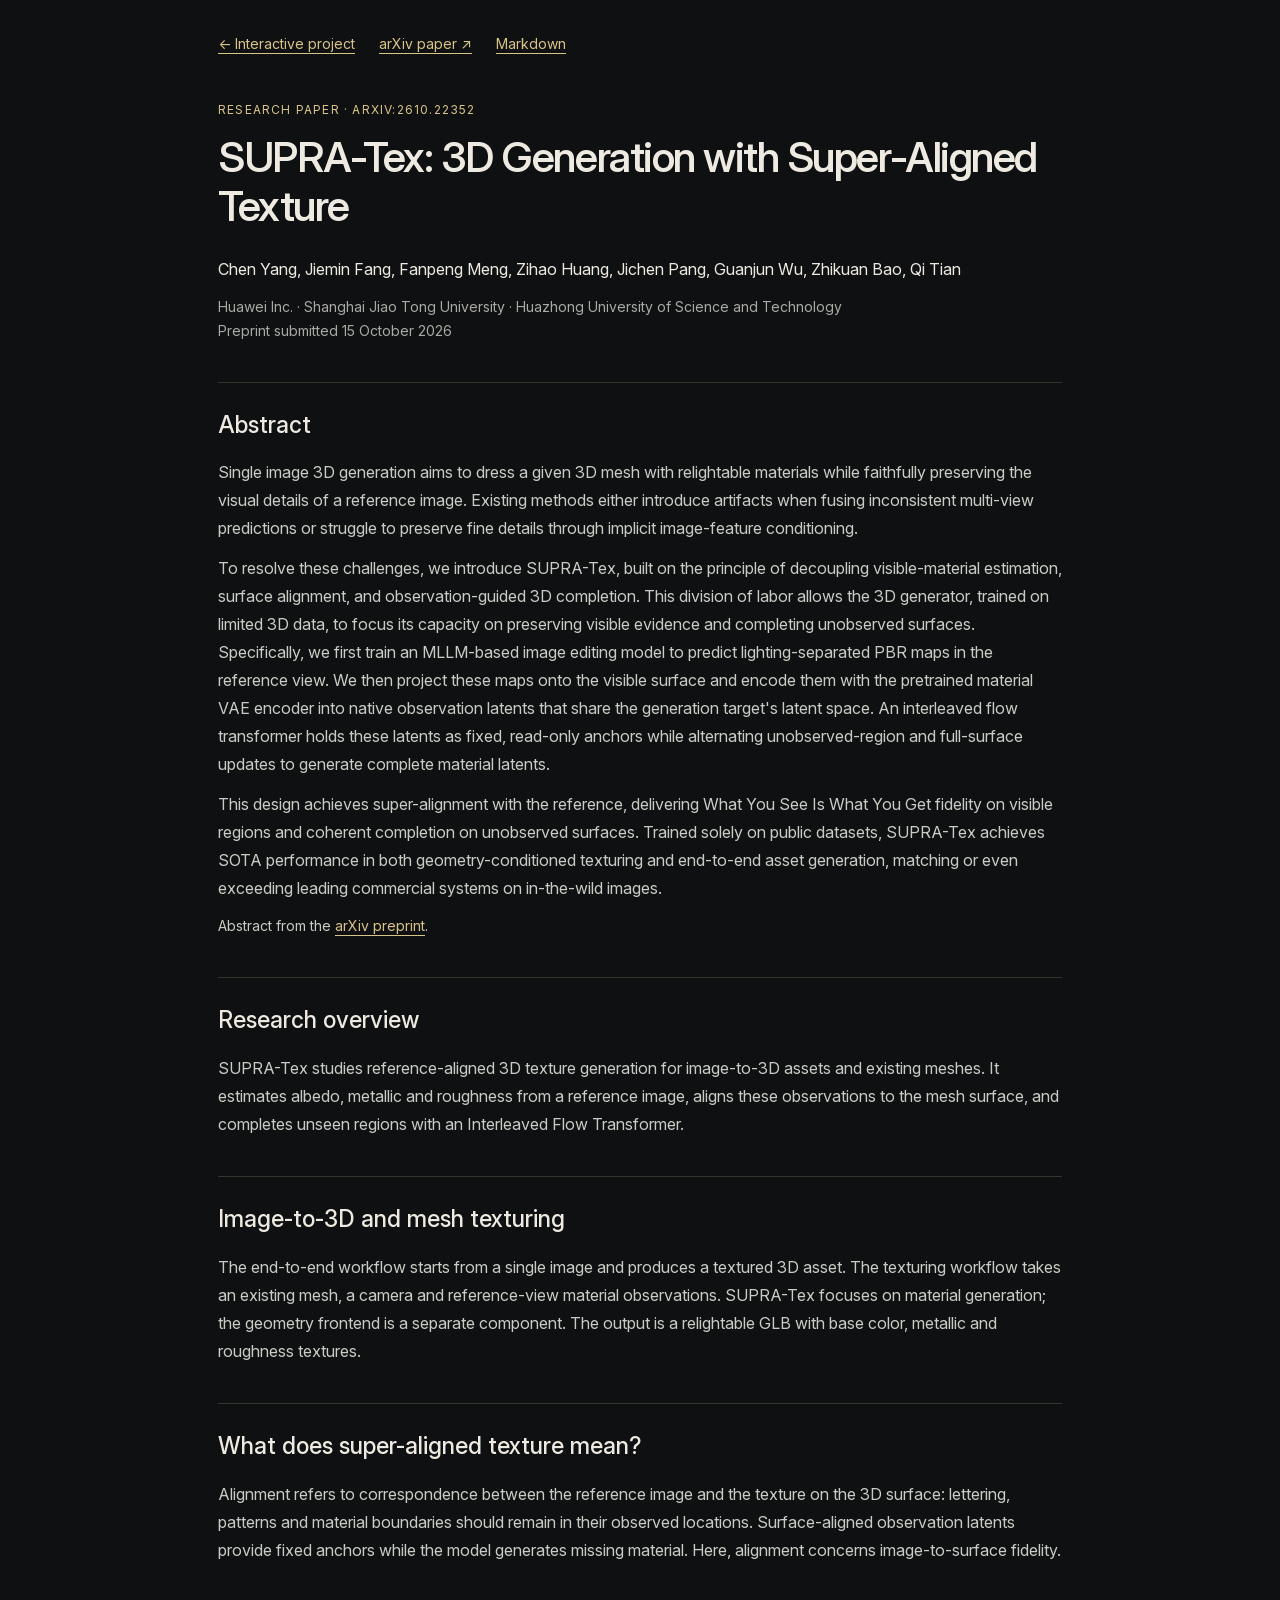
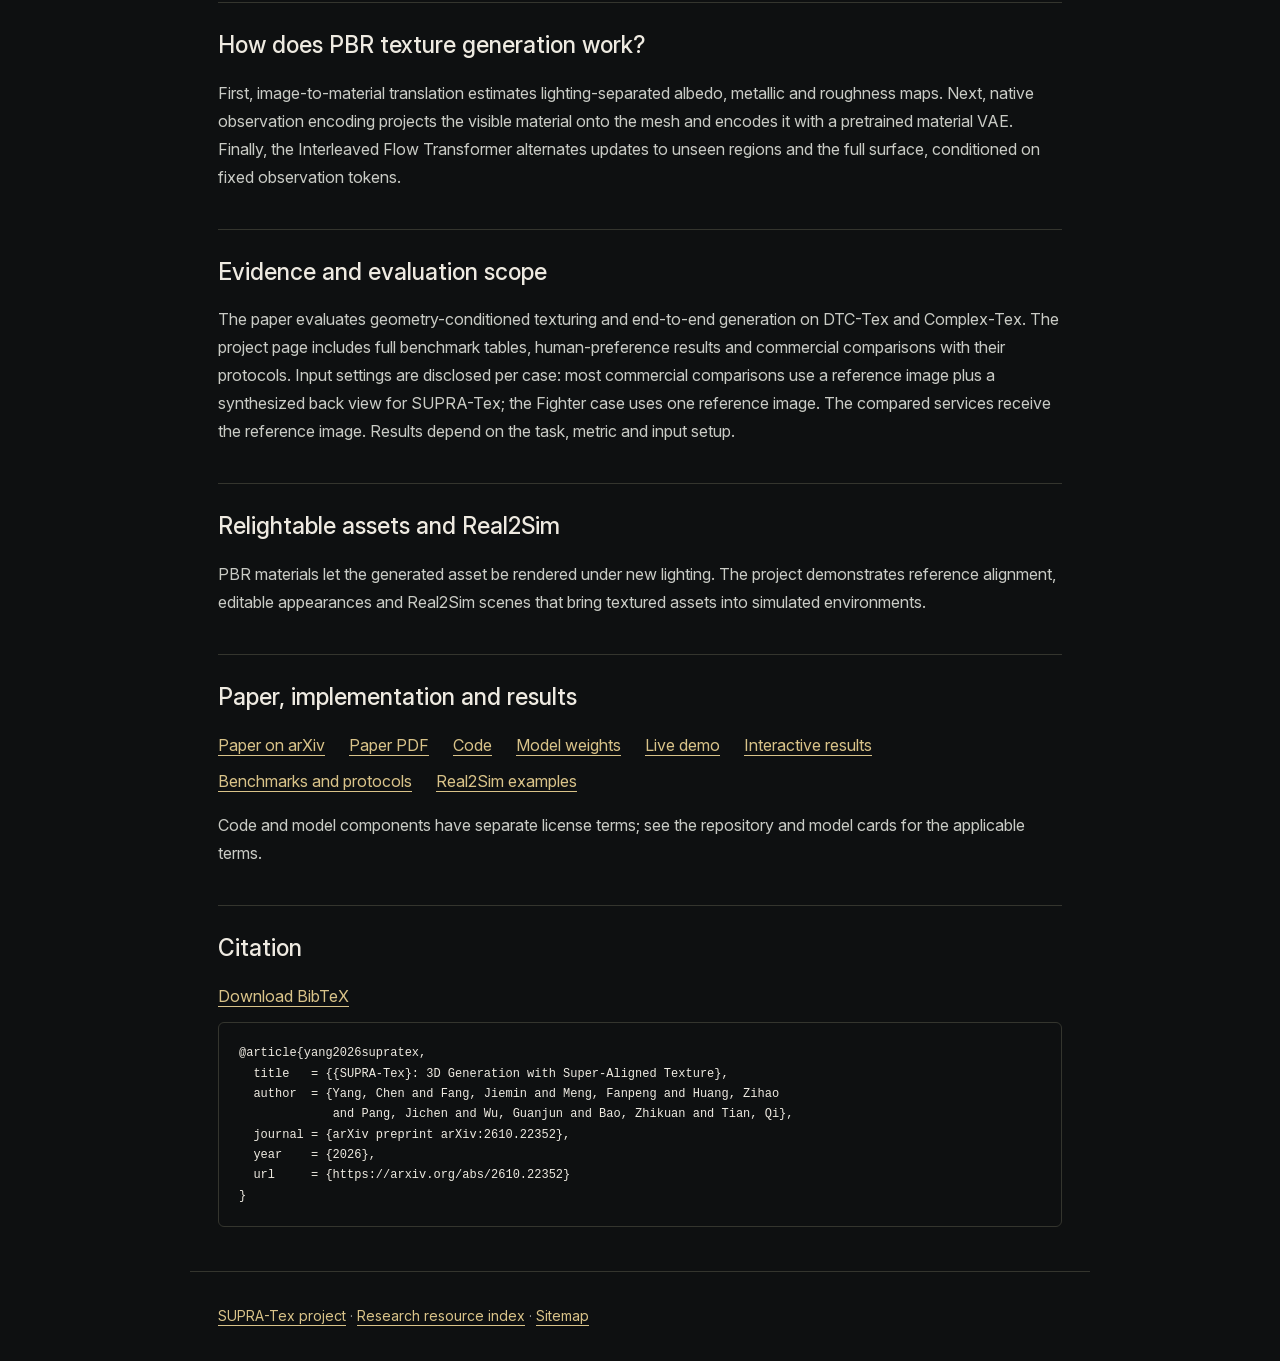
<file: paper.html>
<!doctype html>
<html lang="en">
<head>
  <meta charset="utf-8">
  <meta name="viewport" content="width=device-width, initial-scale=1">
  <title>SUPRA-Tex paper | Reference-aligned 3D texture generation</title>
  <meta name="description" content="SUPRA-Tex: reference-aligned 3D texture generation from a single image, with relightable PBR materials for image-to-3D assets and existing meshes.">
  <meta name="robots" content="index, follow, max-snippet:-1, max-image-preview:large, max-video-preview:-1">
  <link rel="canonical" href="https://supra-3d.github.io/supratex/paper.html">
  <link rel="describedby" type="text/plain" href="llms.txt" title="Research resources">
  <link rel="sitemap" type="application/xml" href="sitemap.xml">
  <meta property="og:url" content="https://supra-3d.github.io/supratex/paper.html">
  <meta property="og:type" content="article">
  <meta property="og:site_name" content="SUPRA-Tex">
  <meta property="og:title" content="SUPRA-Tex paper | Reference-aligned 3D texture generation">
  <meta property="og:description" content="SUPRA-Tex: reference-aligned 3D texture generation from a single image, with relightable PBR materials for image-to-3D assets and existing meshes.">
  <meta property="og:image" content="https://supra-3d.github.io/supratex/assets/hero-aircraft.jpg">
  <meta property="og:image:alt" content="Aircraft with detailed lettering generated by SUPRA-Tex">
  <meta name="twitter:card" content="summary_large_image">
  <meta name="twitter:title" content="SUPRA-Tex paper | Reference-aligned 3D texture generation">
  <meta name="twitter:description" content="SUPRA-Tex: reference-aligned 3D texture generation from a single image, with relightable PBR materials for image-to-3D assets and existing meshes.">
  <meta name="twitter:image" content="https://supra-3d.github.io/supratex/assets/hero-aircraft.jpg">
  <meta name="citation_title" content="SUPRA-Tex: 3D Generation with Super-Aligned Texture">
  <meta name="citation_author" content="Chen Yang">
  <meta name="citation_author" content="Jiemin Fang">
  <meta name="citation_author" content="Fanpeng Meng">
  <meta name="citation_author" content="Zihao Huang">
  <meta name="citation_author" content="Jichen Pang">
  <meta name="citation_author" content="Guanjun Wu">
  <meta name="citation_author" content="Zhikuan Bao">
  <meta name="citation_author" content="Qi Tian">
  <meta name="citation_publication_date" content="2026/10/15">
  <meta name="citation_language" content="en">
  <meta name="citation_abstract_html_url" content="https://supra-3d.github.io/supratex/paper.html">
  <script type="application/ld+json">
{
  "@context": "https://schema.org",
  "@graph": [
    {
      "@type": "WebPage",
      "@id": "https://supra-3d.github.io/supratex/paper.html",
      "url": "https://supra-3d.github.io/supratex/paper.html",
      "name": "SUPRA-Tex paper | Reference-aligned 3D texture generation",
      "inLanguage": "en",
      "description": "SUPRA-Tex: reference-aligned 3D texture generation from a single image, with relightable PBR materials for image-to-3D assets and existing meshes.",
      "mainEntity": {
        "@id": "https://supra-3d.github.io/supratex/#research-paper"
      }
    },
    {
      "@type": "ScholarlyArticle",
      "@id": "https://supra-3d.github.io/supratex/#research-paper",
      "name": "SUPRA-Tex: 3D Generation with Super-Aligned Texture",
      "headline": "SUPRA-Tex: 3D Generation with Super-Aligned Texture",
      "url": "https://arxiv.org/abs/2610.22352",
      "sameAs": [
        "https://arxiv.org/abs/2610.22352"
      ],
      "identifier": {
        "@type": "PropertyValue",
        "propertyID": "arXiv",
        "value": "2610.22352"
      },
      "datePublished": "2026-10-15",
      "inLanguage": "en",
      "author": [
        {
          "@type": "Person",
          "name": "Chen Yang"
        },
        {
          "@type": "Person",
          "name": "Jiemin Fang"
        },
        {
          "@type": "Person",
          "name": "Fanpeng Meng"
        },
        {
          "@type": "Person",
          "name": "Zihao Huang"
        },
        {
          "@type": "Person",
          "name": "Jichen Pang"
        },
        {
          "@type": "Person",
          "name": "Guanjun Wu"
        },
        {
          "@type": "Person",
          "name": "Zhikuan Bao"
        },
        {
          "@type": "Person",
          "name": "Qi Tian"
        }
      ],
      "description": "SUPRA-Tex studies reference-aligned 3D texture generation for image-to-3D assets and existing meshes. It estimates albedo, metallic and roughness from a reference image, aligns these observations to the mesh surface, and completes unseen regions with an Interleaved Flow Transformer.",
      "keywords": [
        "3D generation",
        "image-to-3D",
        "3D texture generation",
        "reference-image alignment",
        "mesh texturing",
        "PBR material generation",
        "relightable materials",
        "observation-guided 3D completion"
      ],
      "image": "https://supra-3d.github.io/supratex/assets/hero-aircraft.jpg",
      "mainEntityOfPage": "https://supra-3d.github.io/supratex/paper.html",
      "encoding": {
        "@type": "MediaObject",
        "encodingFormat": "application/pdf",
        "contentUrl": "https://arxiv.org/pdf/2610.22352"
      },
      "abstract": "Single image 3D generation aims to dress a given 3D mesh with relightable materials while faithfully preserving the visual details of a reference image. Existing methods either introduce artifacts when fusing inconsistent multi-view predictions or struggle to preserve fine details through implicit image-feature conditioning.\n\nTo resolve these challenges, we introduce SUPRA-Tex, built on the principle of decoupling visible-material estimation, surface alignment, and observation-guided 3D completion. This division of labor allows the 3D generator, trained on limited 3D data, to focus its capacity on preserving visible evidence and completing unobserved surfaces. Specifically, we first train an MLLM-based image editing model to predict lighting-separated PBR maps in the reference view. We then project these maps onto the visible surface and encode them with the pretrained material VAE encoder into native observation latents that share the generation target's latent space. An interleaved flow transformer holds these latents as fixed, read-only anchors while alternating unobserved-region and full-surface updates to generate complete material latents.\n\nThis design achieves super-alignment with the reference, delivering What You See Is What You Get fidelity on visible regions and coherent completion on unobserved surfaces. Trained solely on public datasets, SUPRA-Tex achieves SOTA performance in both geometry-conditioned texturing and end-to-end asset generation, matching or even exceeding leading commercial systems on in-the-wild images."
    }
  ]
}
  </script>
  <link rel="alternate" type="text/markdown" href="paper.md" title="Paper overview in Markdown">
  <link rel="icon" href="favicon.svg" type="image/svg+xml">
  <style>
    @font-face { font-family: Inter; src: url("assets/fonts/inter/InterVariable.woff2") format("woff2"); font-display: swap; }
    :root { color-scheme: dark; font-family: Inter, system-ui, sans-serif; background: #0e1011; color: #eeeae1; }
    * { box-sizing: border-box; }
    body { margin: 0; font-size: 16px; line-height: 1.75; }
    main, body > footer { max-width: 900px; margin: auto; padding: 32px 28px; }
    nav, .resources { display: flex; flex-wrap: wrap; gap: 8px 24px; }
    nav { margin-bottom: 42px; font-size: 14px; }
    a { color: #d9c389; text-underline-offset: 4px; }
    a:hover { color: #fff0c3; }
    a:focus-visible { outline: 2px solid #d9c389; outline-offset: 5px; }
    h1 { font-size: clamp(28px, 4.5vw, 42px); line-height: 1.18; letter-spacing: -.035em; font-weight: 550; margin: 12px 0 24px; }
    h2 { font-size: 23px; line-height: 1.3; font-weight: 500; margin: 0 0 18px; }
    p { margin: 12px 0; }
    .eyebrow { font-size: 12px; letter-spacing: .1em; color: #d9c389; text-transform: uppercase; }
    .authors { color: #eeeae1; }
    .meta, footer { color: #a9aaa4; font-size: 14px; }
    .abstract, section { margin-top: 38px; padding-top: 28px; border-top: 1px solid #34352e; }
    .abstract p, section p { color: #c9cbc5; }
    .resources { padding-left: 0; list-style: none; }
    pre { white-space: pre-wrap; overflow-wrap: anywhere; padding: 20px; border: 1px solid #34352e; border-radius: 6px; font-size: 12px; line-height: 1.7; }
    footer { border-top: 1px solid #34352e; }
    @media (max-width: 560px) { main, body > footer { padding: 24px 20px; } nav { margin-bottom: 30px; } }
    @media print { :root { color-scheme: light; background: white; color: black; } a, p, .abstract p, section p, .meta, .authors { color: black; } }
  </style>
</head>
<body>
  <main>
    <nav aria-label="Paper navigation"><a href="./">← Interactive project</a><a href="https://arxiv.org/abs/2610.22352">arXiv paper ↗</a><a href="paper.md">Markdown</a></nav>
    <article>
      <header>
        <p class="eyebrow">Research paper · arXiv:2610.22352</p>
        <h1>SUPRA-Tex: 3D Generation with Super-Aligned Texture</h1>
        <p class="authors">Chen Yang, Jiemin Fang, Fanpeng Meng, Zihao Huang, Jichen Pang, Guanjun Wu, Zhikuan Bao, Qi Tian</p>
        <p class="meta">Huawei Inc. · Shanghai Jiao Tong University · Huazhong University of Science and Technology<br>Preprint submitted <time datetime="2026-10-15">15 October 2026</time></p>
      </header>
      <div class="abstract" aria-labelledby="abstract-heading">
        <h2 id="abstract-heading">Abstract</h2>
        <p>Single image 3D generation aims to dress a given 3D mesh with relightable materials while faithfully preserving the visual details of a reference image. Existing methods either introduce artifacts when fusing inconsistent multi-view predictions or struggle to preserve fine details through implicit image-feature conditioning.</p>
        <p>To resolve these challenges, we introduce SUPRA-Tex, built on the principle of decoupling visible-material estimation, surface alignment, and observation-guided 3D completion. This division of labor allows the 3D generator, trained on limited 3D data, to focus its capacity on preserving visible evidence and completing unobserved surfaces. Specifically, we first train an MLLM-based image editing model to predict lighting-separated PBR maps in the reference view. We then project these maps onto the visible surface and encode them with the pretrained material VAE encoder into native observation latents that share the generation target&#x27;s latent space. An interleaved flow transformer holds these latents as fixed, read-only anchors while alternating unobserved-region and full-surface updates to generate complete material latents.</p>
        <p>This design achieves super-alignment with the reference, delivering What You See Is What You Get fidelity on visible regions and coherent completion on unobserved surfaces. Trained solely on public datasets, SUPRA-Tex achieves SOTA performance in both geometry-conditioned texturing and end-to-end asset generation, matching or even exceeding leading commercial systems on in-the-wild images.</p>
        <p class="meta">Abstract from the <a href="https://arxiv.org/abs/2610.22352">arXiv preprint</a>.</p>
      </div>
      <section aria-labelledby="overview-heading"><h2 id="overview-heading">Research overview</h2><p>SUPRA-Tex studies reference-aligned 3D texture generation for image-to-3D assets and existing meshes. It estimates albedo, metallic and roughness from a reference image, aligns these observations to the mesh surface, and completes unseen regions with an Interleaved Flow Transformer.</p></section>
    <section id="scope" aria-labelledby="scope-heading"><h2 id="scope-heading">Image-to-3D and mesh texturing</h2><p>The end-to-end workflow starts from a single image and produces a textured 3D asset. The texturing workflow takes an existing mesh, a camera and reference-view material observations. SUPRA-Tex focuses on material generation; the geometry frontend is a separate component. The output is a relightable GLB with base color, metallic and roughness textures.</p></section>
    <section id="alignment" aria-labelledby="alignment-heading"><h2 id="alignment-heading">What does super-aligned texture mean?</h2><p>Alignment refers to correspondence between the reference image and the texture on the 3D surface: lettering, patterns and material boundaries should remain in their observed locations. Surface-aligned observation latents provide fixed anchors while the model generates missing material. Here, alignment concerns image-to-surface fidelity.</p></section>
    <section id="method" aria-labelledby="method-heading"><h2 id="method-heading">How does PBR texture generation work?</h2><p>First, image-to-material translation estimates lighting-separated albedo, metallic and roughness maps. Next, native observation encoding projects the visible material onto the mesh and encodes it with a pretrained material VAE. Finally, the Interleaved Flow Transformer alternates updates to unseen regions and the full surface, conditioned on fixed observation tokens.</p></section>
    <section id="evaluation" aria-labelledby="evaluation-heading"><h2 id="evaluation-heading">Evidence and evaluation scope</h2><p>The paper evaluates geometry-conditioned texturing and end-to-end generation on DTC-Tex and Complex-Tex. The project page includes full benchmark tables, human-preference results and commercial comparisons with their protocols. Input settings are disclosed per case: most commercial comparisons use a reference image plus a synthesized back view for SUPRA-Tex; the Fighter case uses one reference image. The compared services receive the reference image. Results depend on the task, metric and input setup.</p></section>
    <section id="applications" aria-labelledby="applications-heading"><h2 id="applications-heading">Relightable assets and Real2Sim</h2><p>PBR materials let the generated asset be rendered under new lighting. The project demonstrates reference alignment, editable appearances and Real2Sim scenes that bring textured assets into simulated environments.</p></section>
      <section id="resources" aria-labelledby="resources-heading"><h2 id="resources-heading">Paper, implementation and results</h2><ul class="resources">
      <li><a href="https://arxiv.org/abs/2610.22352">Paper on arXiv</a></li>
      <li><a href="https://arxiv.org/pdf/2610.22352">Paper PDF</a></li>
      <li><a href="https://github.com/Supra-3D/supra-tex">Code</a></li>
      <li><a href="https://huggingface.co/supra3d/supra-tex">Model weights</a></li>
      <li><a href="https://huggingface.co/spaces/UniLat3D/Supra-Tex">Live demo</a></li>
      <li><a href="https://supra-3d.github.io/supratex/#gallery">Interactive results</a></li>
      <li><a href="https://supra-3d.github.io/supratex/#evaluation">Benchmarks and protocols</a></li>
      <li><a href="https://supra-3d.github.io/supratex/#embodied">Real2Sim examples</a></li>
      </ul><p>Code and model components have separate license terms; see the repository and model cards for the applicable terms.</p></section>
      <section id="citation" aria-labelledby="citation-heading"><h2 id="citation-heading">Citation</h2><p><a href="citation.bib" download>Download BibTeX</a></p><pre><code>@article{yang2026supratex,
  title   = {{SUPRA-Tex}: 3D Generation with Super-Aligned Texture},
  author  = {Yang, Chen and Fang, Jiemin and Meng, Fanpeng and Huang, Zihao
             and Pang, Jichen and Wu, Guanjun and Bao, Zhikuan and Tian, Qi},
  journal = {arXiv preprint arXiv:2610.22352},
  year    = {2026},
  url     = {https://arxiv.org/abs/2610.22352}
}</code></pre></section>
    </article>
  </main>
  <footer><a href="./">SUPRA-Tex project</a> · <a href="llms.txt">Research resource index</a> · <a href="sitemap.xml">Sitemap</a></footer>
</body>
</html>
</file>
